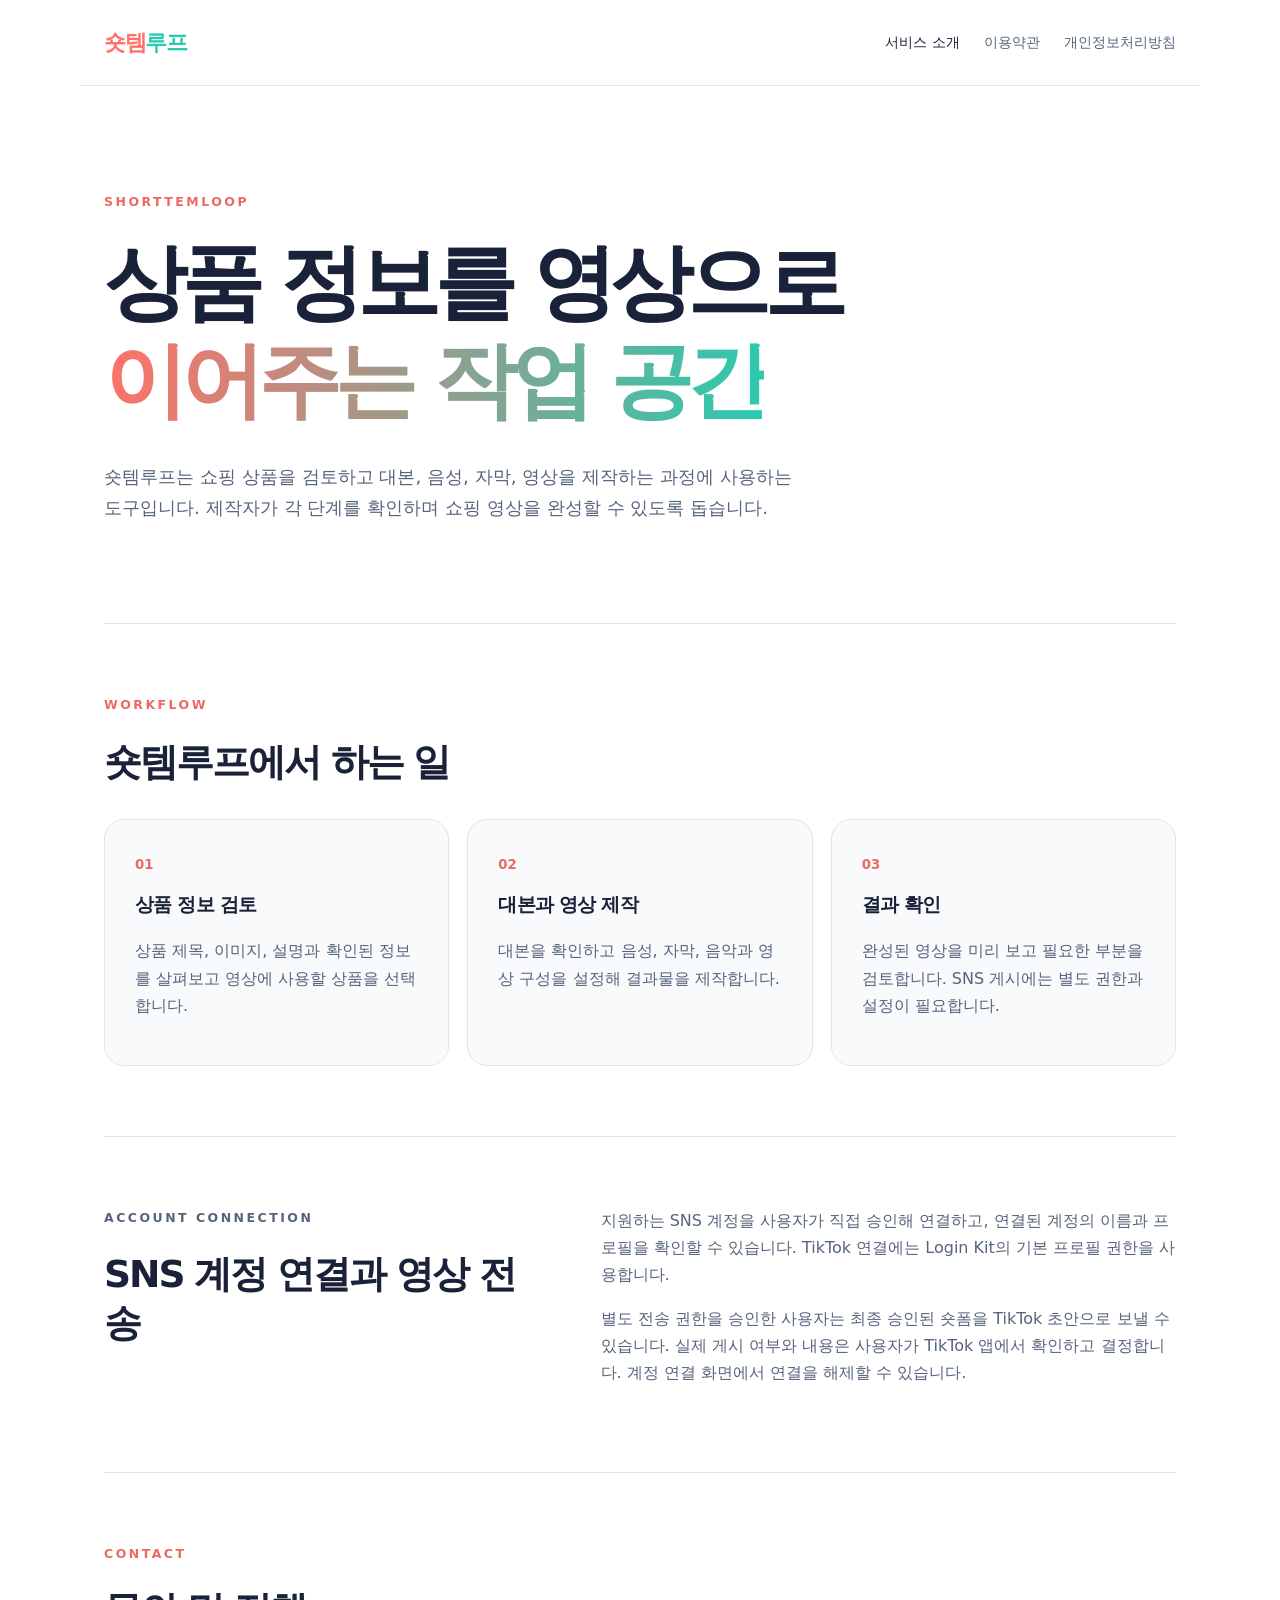
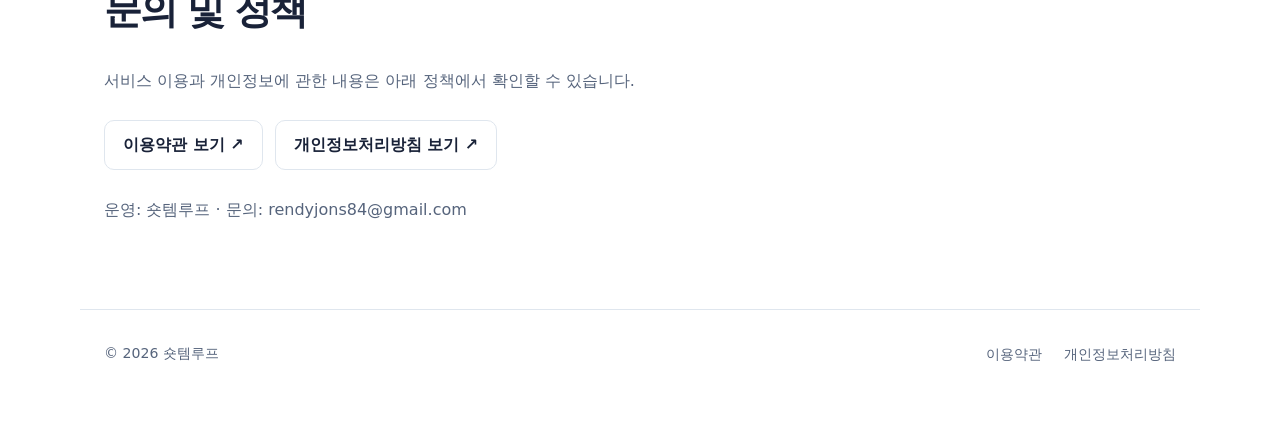
<file: index.html>
<!doctype html>
<html lang="ko">
<head>
  <meta charset="utf-8">
  <meta name="viewport" content="width=device-width, initial-scale=1">
  <meta name="description" content="숏템루프는 쇼핑 상품 정보를 검토하고 대본, 음성, 자막, 영상을 제작하는 도구입니다.">
  <title>숏템루프 | 쇼핑 영상 제작</title>
  <link rel="stylesheet" href="/styles.css">
</head>
<body>
  <header class="site-header"><a class="brand" href="/">숏템<span>루프</span></a><nav aria-label="주요 메뉴"><a aria-current="page" href="/">서비스 소개</a><a href="/terms.html">이용약관</a><a href="/privacy.html">개인정보처리방침</a></nav></header>
  <main>
    <section class="hero"><p class="eyebrow">SHORTTEMLOOP</p><h1>상품 정보를 영상으로<br><span>이어주는 작업 공간</span></h1><p class="lead">숏템루프는 쇼핑 상품을 검토하고 대본, 음성, 자막, 영상을 제작하는 과정에 사용하는 도구입니다. 제작자가 각 단계를 확인하며 쇼핑 영상을 완성할 수 있도록 돕습니다.</p></section>
    <section class="section" aria-labelledby="workflow"><p class="eyebrow">WORKFLOW</p><h2 id="workflow">숏템루프에서 하는 일</h2><div class="grid"><article class="card"><b>01</b><h3>상품 정보 검토</h3><p>상품 제목, 이미지, 설명과 확인된 정보를 살펴보고 영상에 사용할 상품을 선택합니다.</p></article><article class="card"><b>02</b><h3>대본과 영상 제작</h3><p>대본을 확인하고 음성, 자막, 음악과 영상 구성을 설정해 결과물을 제작합니다.</p></article><article class="card"><b>03</b><h3>결과 확인</h3><p>완성된 영상을 미리 보고 필요한 부분을 검토합니다. SNS 게시에는 별도 권한과 설정이 필요합니다.</p></article></div></section>
    <section class="section two-col" aria-labelledby="account"><div><p class="eyebrow">ACCOUNT CONNECTION</p><h2 id="account">SNS 계정 연결과 영상 전송</h2></div><div><p>지원하는 SNS 계정을 사용자가 직접 승인해 연결하고, 연결된 계정의 이름과 프로필을 확인할 수 있습니다. TikTok 연결에는 Login Kit의 기본 프로필 권한을 사용합니다.</p><p>별도 전송 권한을 승인한 사용자는 최종 승인된 숏폼을 TikTok 초안으로 보낼 수 있습니다. 실제 게시 여부와 내용은 사용자가 TikTok 앱에서 확인하고 결정합니다. 계정 연결 화면에서 연결을 해제할 수 있습니다.</p></div></section>
    <section class="section" aria-labelledby="contact"><p class="eyebrow">CONTACT</p><h2 id="contact">문의 및 정책</h2><p>서비스 이용과 개인정보에 관한 내용은 아래 정책에서 확인할 수 있습니다.</p><div class="links"><a href="/terms.html">이용약관 보기 ↗</a><a href="/privacy.html">개인정보처리방침 보기 ↗</a></div><p>운영: 숏템루프 · 문의: rendyjons84@gmail.com</p></section>
  </main>
  <footer><span>© 2026 숏템루프</span><div><a href="/terms.html">이용약관</a><a href="/privacy.html">개인정보처리방침</a></div></footer>
</body>
</html>
</file>
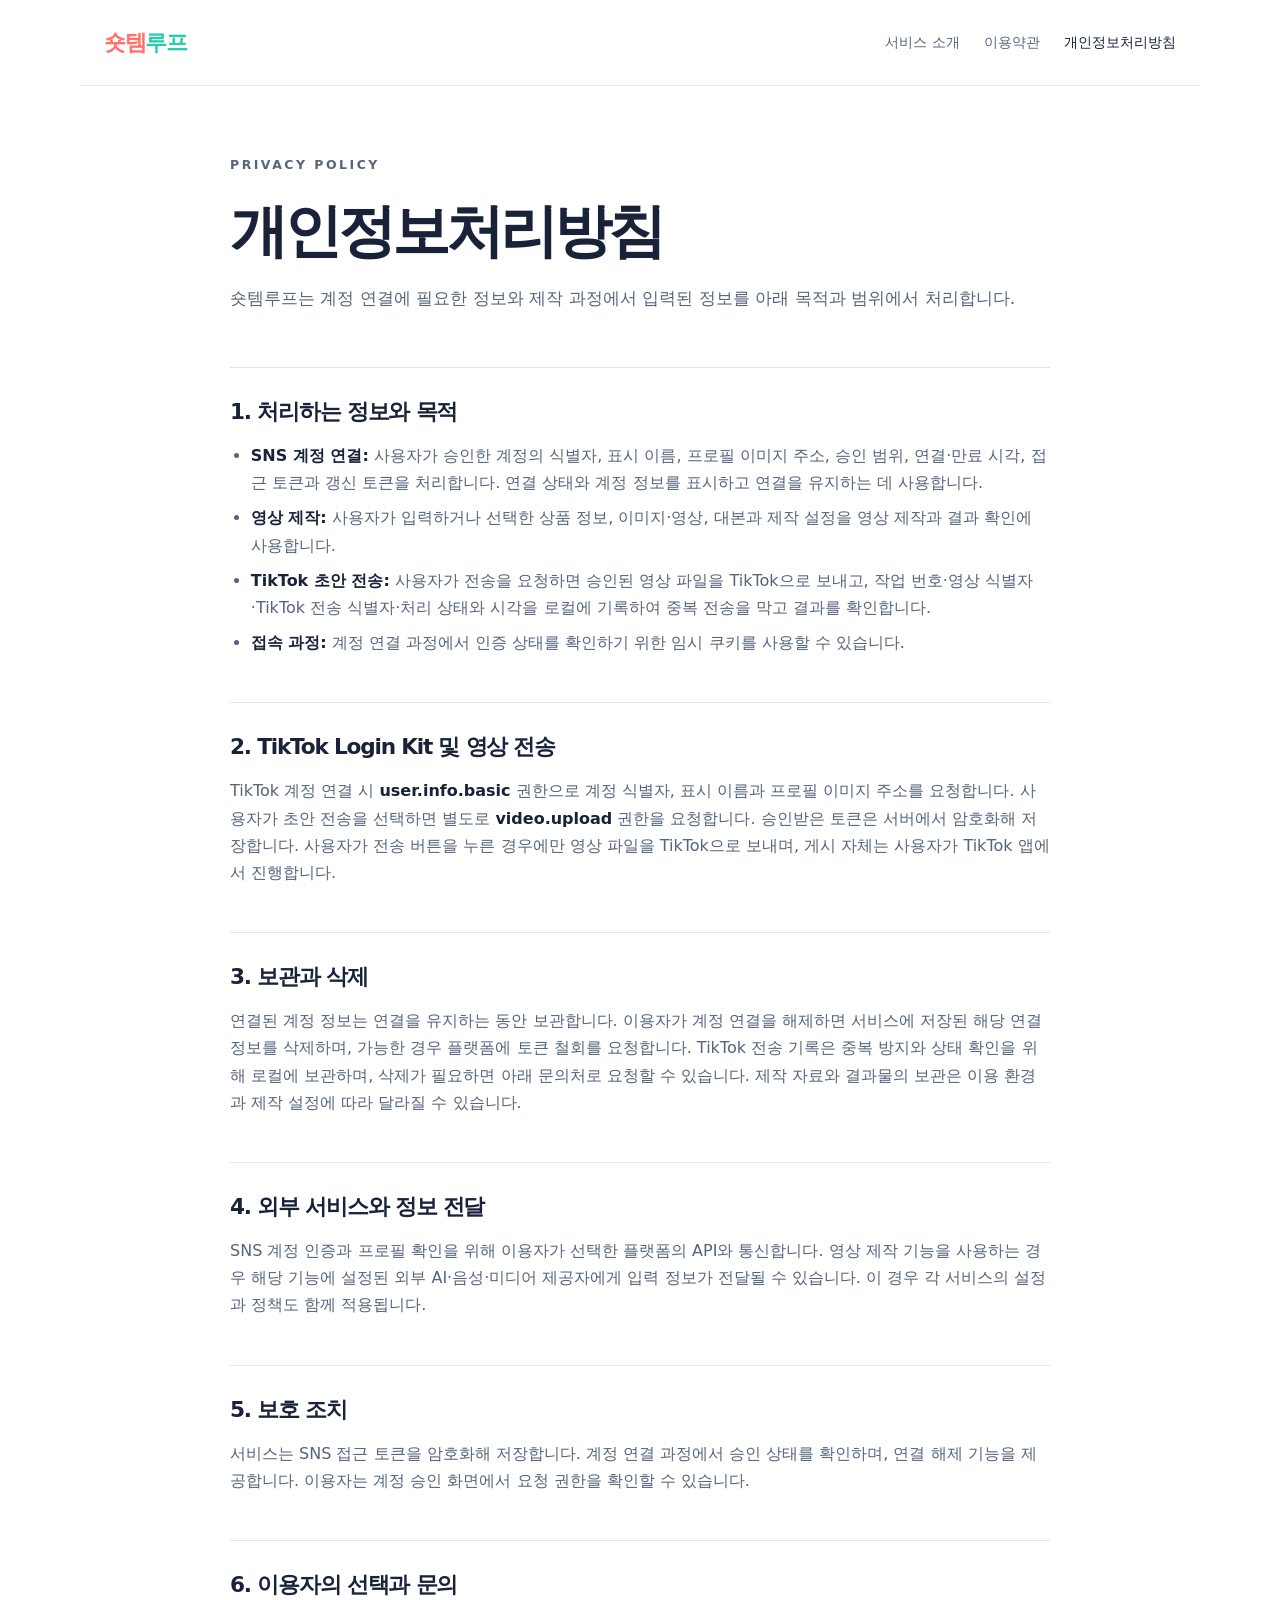
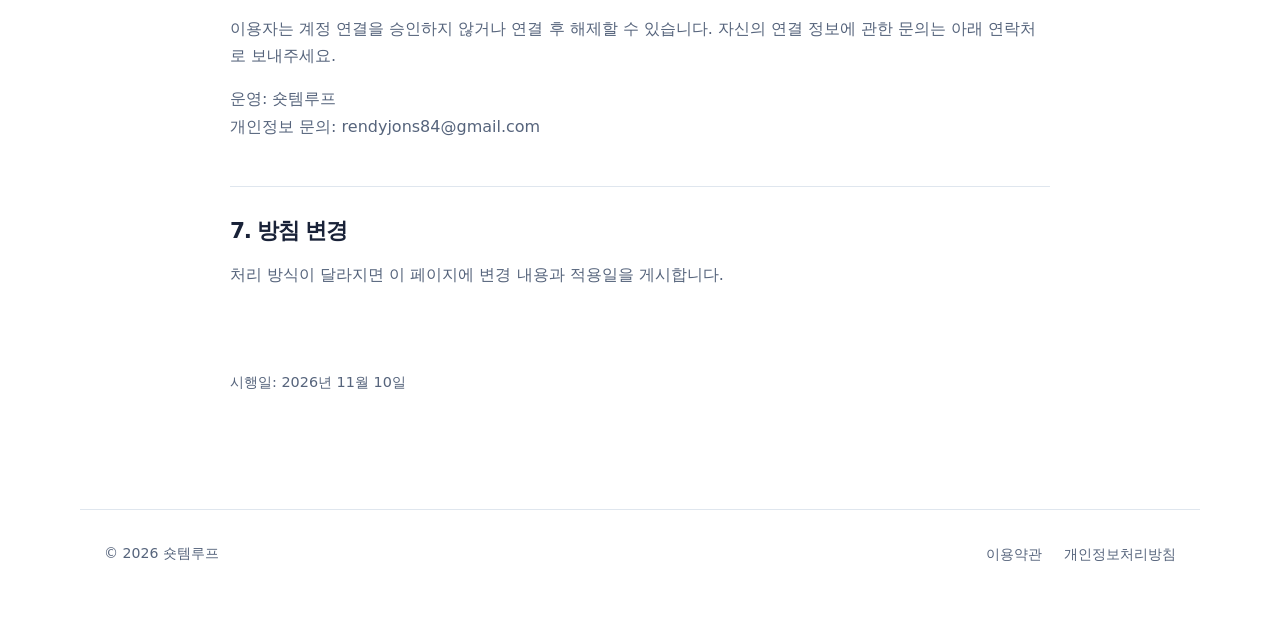
<file: privacy.html>
<!doctype html>
<html lang="ko">
<head><meta charset="utf-8"><meta name="viewport" content="width=device-width, initial-scale=1"><meta name="description" content="숏템루프 개인정보처리방침"><title>개인정보처리방침 | 숏템루프</title><link rel="stylesheet" href="/styles.css"></head>
<body>
  <header class="site-header"><a class="brand" href="/">숏템<span>루프</span></a><nav aria-label="주요 메뉴"><a href="/">서비스 소개</a><a href="/terms.html">이용약관</a><a aria-current="page" href="/privacy.html">개인정보처리방침</a></nav></header>
  <main><article class="policy">
    <p class="eyebrow">PRIVACY POLICY</p><h1>개인정보처리방침</h1><p class="intro">숏템루프는 계정 연결에 필요한 정보와 제작 과정에서 입력된 정보를 아래 목적과 범위에서 처리합니다.</p>
    <section><h2>1. 처리하는 정보와 목적</h2><ul><li><strong>SNS 계정 연결:</strong> 사용자가 승인한 계정의 식별자, 표시 이름, 프로필 이미지 주소, 승인 범위, 연결·만료 시각, 접근 토큰과 갱신 토큰을 처리합니다. 연결 상태와 계정 정보를 표시하고 연결을 유지하는 데 사용합니다.</li><li><strong>영상 제작:</strong> 사용자가 입력하거나 선택한 상품 정보, 이미지·영상, 대본과 제작 설정을 영상 제작과 결과 확인에 사용합니다.</li><li><strong>TikTok 초안 전송:</strong> 사용자가 전송을 요청하면 승인된 영상 파일을 TikTok으로 보내고, 작업 번호·영상 식별자·TikTok 전송 식별자·처리 상태와 시각을 로컬에 기록하여 중복 전송을 막고 결과를 확인합니다.</li><li><strong>접속 과정:</strong> 계정 연결 과정에서 인증 상태를 확인하기 위한 임시 쿠키를 사용할 수 있습니다.</li></ul></section>
    <section><h2>2. TikTok Login Kit 및 영상 전송</h2><p>TikTok 계정 연결 시 <strong>user.info.basic</strong> 권한으로 계정 식별자, 표시 이름과 프로필 이미지 주소를 요청합니다. 사용자가 초안 전송을 선택하면 별도로 <strong>video.upload</strong> 권한을 요청합니다. 승인받은 토큰은 서버에서 암호화해 저장합니다. 사용자가 전송 버튼을 누른 경우에만 영상 파일을 TikTok으로 보내며, 게시 자체는 사용자가 TikTok 앱에서 진행합니다.</p></section>
    <section><h2>3. 보관과 삭제</h2><p>연결된 계정 정보는 연결을 유지하는 동안 보관합니다. 이용자가 계정 연결을 해제하면 서비스에 저장된 해당 연결 정보를 삭제하며, 가능한 경우 플랫폼에 토큰 철회를 요청합니다. TikTok 전송 기록은 중복 방지와 상태 확인을 위해 로컬에 보관하며, 삭제가 필요하면 아래 문의처로 요청할 수 있습니다. 제작 자료와 결과물의 보관은 이용 환경과 제작 설정에 따라 달라질 수 있습니다.</p></section>
    <section><h2>4. 외부 서비스와 정보 전달</h2><p>SNS 계정 인증과 프로필 확인을 위해 이용자가 선택한 플랫폼의 API와 통신합니다. 영상 제작 기능을 사용하는 경우 해당 기능에 설정된 외부 AI·음성·미디어 제공자에게 입력 정보가 전달될 수 있습니다. 이 경우 각 서비스의 설정과 정책도 함께 적용됩니다.</p></section>
    <section><h2>5. 보호 조치</h2><p>서비스는 SNS 접근 토큰을 암호화해 저장합니다. 계정 연결 과정에서 승인 상태를 확인하며, 연결 해제 기능을 제공합니다. 이용자는 계정 승인 화면에서 요청 권한을 확인할 수 있습니다.</p></section>
    <section><h2>6. 이용자의 선택과 문의</h2><p>이용자는 계정 연결을 승인하지 않거나 연결 후 해제할 수 있습니다. 자신의 연결 정보에 관한 문의는 아래 연락처로 보내주세요.</p><p>운영: 숏템루프<br>개인정보 문의: rendyjons84@gmail.com</p></section>
    <section><h2>7. 방침 변경</h2><p>처리 방식이 달라지면 이 페이지에 변경 내용과 적용일을 게시합니다.</p></section>
    <p class="meta">시행일: 2026년 11월 10일</p>
  </article></main>
  <footer><span>© 2026 숏템루프</span><div><a href="/terms.html">이용약관</a><a href="/privacy.html">개인정보처리방침</a></div></footer>
</body></html>
</file>
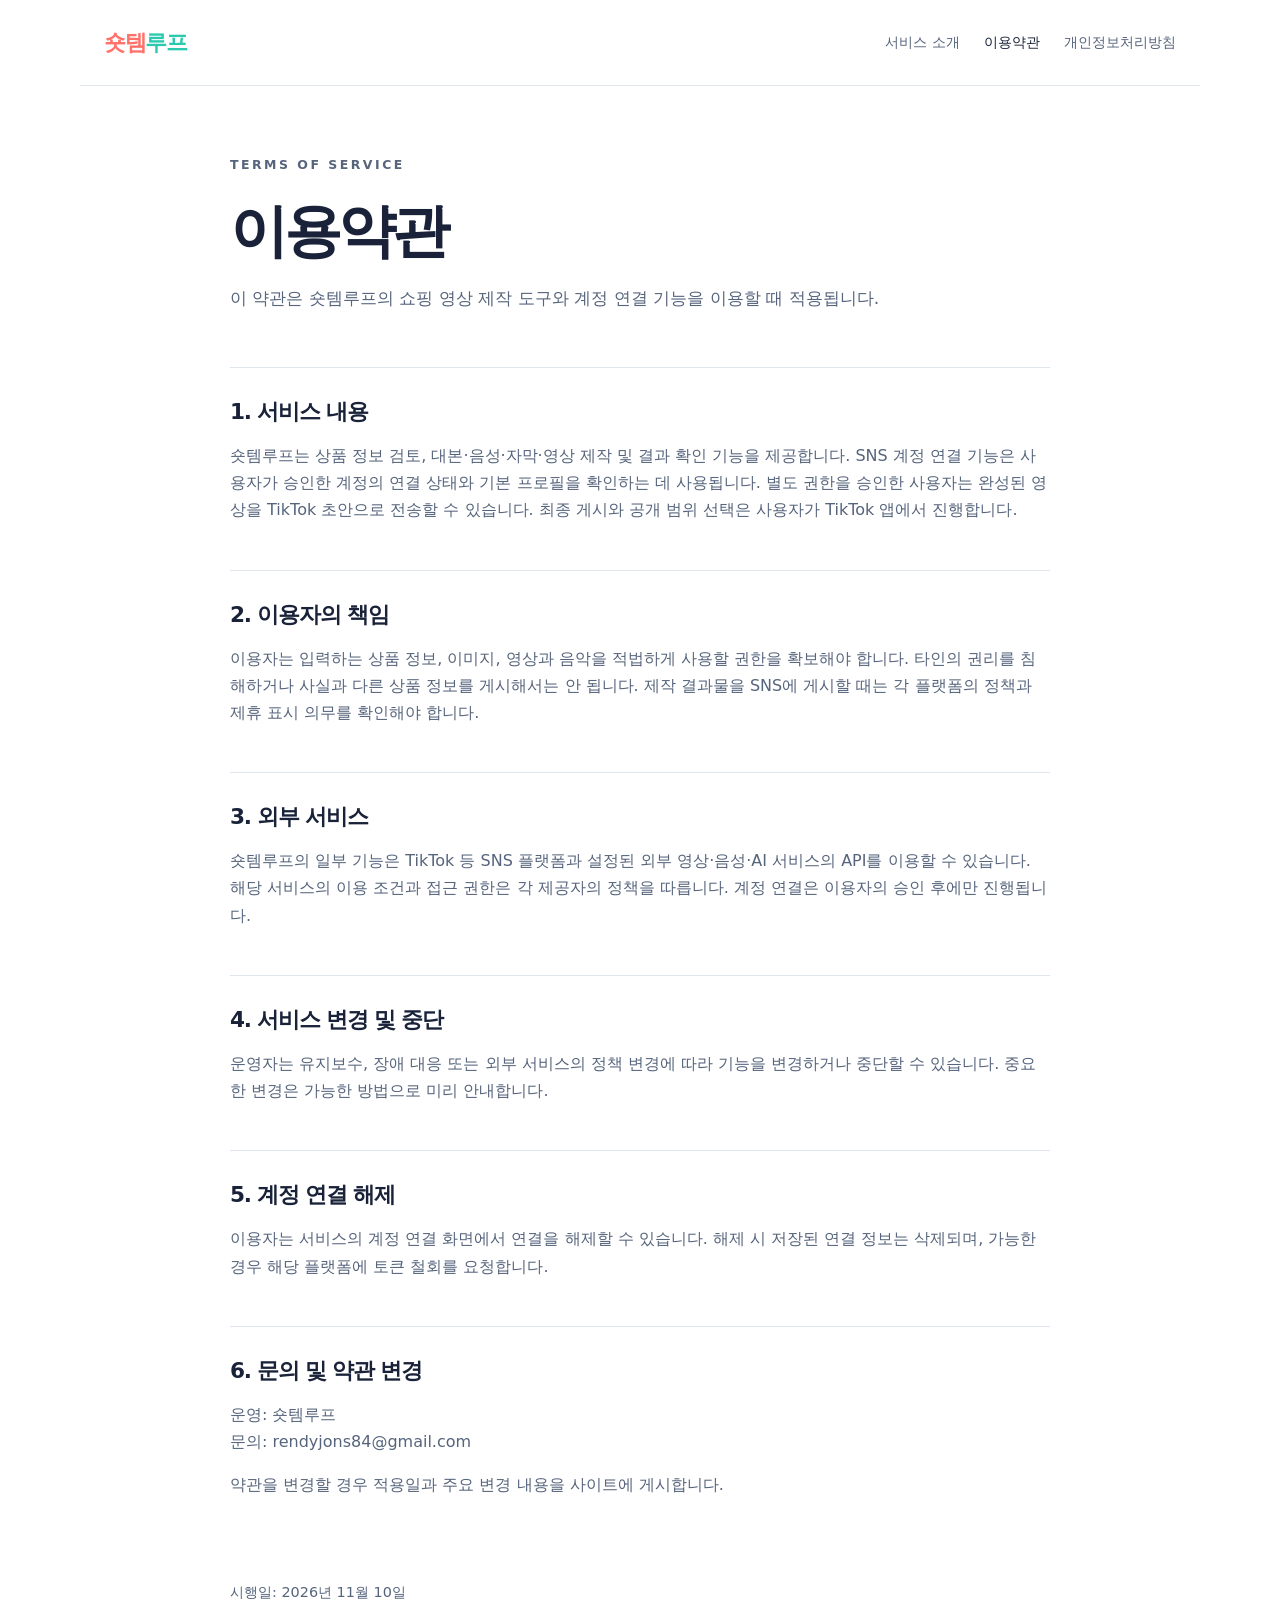
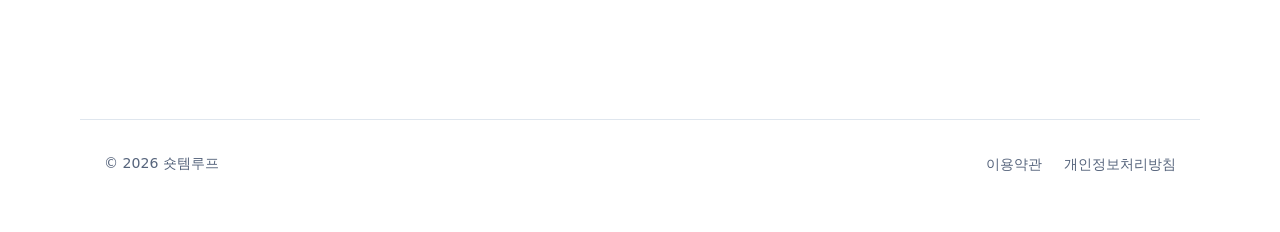
<file: terms.html>
<!doctype html>
<html lang="ko">
<head><meta charset="utf-8"><meta name="viewport" content="width=device-width, initial-scale=1"><meta name="description" content="숏템루프 서비스 이용약관"><title>이용약관 | 숏템루프</title><link rel="stylesheet" href="/styles.css"></head>
<body>
  <header class="site-header"><a class="brand" href="/">숏템<span>루프</span></a><nav aria-label="주요 메뉴"><a href="/">서비스 소개</a><a aria-current="page" href="/terms.html">이용약관</a><a href="/privacy.html">개인정보처리방침</a></nav></header>
  <main><article class="policy">
    <p class="eyebrow">TERMS OF SERVICE</p><h1>이용약관</h1><p class="intro">이 약관은 숏템루프의 쇼핑 영상 제작 도구와 계정 연결 기능을 이용할 때 적용됩니다.</p>
    <section><h2>1. 서비스 내용</h2><p>숏템루프는 상품 정보 검토, 대본·음성·자막·영상 제작 및 결과 확인 기능을 제공합니다. SNS 계정 연결 기능은 사용자가 승인한 계정의 연결 상태와 기본 프로필을 확인하는 데 사용됩니다. 별도 권한을 승인한 사용자는 완성된 영상을 TikTok 초안으로 전송할 수 있습니다. 최종 게시와 공개 범위 선택은 사용자가 TikTok 앱에서 진행합니다.</p></section>
    <section><h2>2. 이용자의 책임</h2><p>이용자는 입력하는 상품 정보, 이미지, 영상과 음악을 적법하게 사용할 권한을 확보해야 합니다. 타인의 권리를 침해하거나 사실과 다른 상품 정보를 게시해서는 안 됩니다. 제작 결과물을 SNS에 게시할 때는 각 플랫폼의 정책과 제휴 표시 의무를 확인해야 합니다.</p></section>
    <section><h2>3. 외부 서비스</h2><p>숏템루프의 일부 기능은 TikTok 등 SNS 플랫폼과 설정된 외부 영상·음성·AI 서비스의 API를 이용할 수 있습니다. 해당 서비스의 이용 조건과 접근 권한은 각 제공자의 정책을 따릅니다. 계정 연결은 이용자의 승인 후에만 진행됩니다.</p></section>
    <section><h2>4. 서비스 변경 및 중단</h2><p>운영자는 유지보수, 장애 대응 또는 외부 서비스의 정책 변경에 따라 기능을 변경하거나 중단할 수 있습니다. 중요한 변경은 가능한 방법으로 미리 안내합니다.</p></section>
    <section><h2>5. 계정 연결 해제</h2><p>이용자는 서비스의 계정 연결 화면에서 연결을 해제할 수 있습니다. 해제 시 저장된 연결 정보는 삭제되며, 가능한 경우 해당 플랫폼에 토큰 철회를 요청합니다.</p></section>
    <section><h2>6. 문의 및 약관 변경</h2><p>운영: 숏템루프<br>문의: rendyjons84@gmail.com</p><p>약관을 변경할 경우 적용일과 주요 변경 내용을 사이트에 게시합니다.</p></section>
    <p class="meta">시행일: 2026년 11월 10일</p>
  </article></main>
  <footer><span>© 2026 숏템루프</span><div><a href="/terms.html">이용약관</a><a href="/privacy.html">개인정보처리방침</a></div></footer>
</body></html>
</file>
<file: styles.css>
:root{--ink:#192238;--muted:#56647c;--line:#dfe6ee;--coral:#ff7169;--mint:#2bcab0;--paper:#f8fafc}*{box-sizing:border-box}body{margin:0;background:#fff;color:var(--ink);font-family:Pretendard,"Noto Sans KR","Malgun Gothic",system-ui,sans-serif;line-height:1.7}a{color:inherit}a:focus-visible{outline:3px solid var(--mint);outline-offset:3px}.site-header{max-width:1120px;margin:auto;min-height:86px;padding:16px 24px;display:flex;align-items:center;justify-content:space-between;gap:24px;border-bottom:1px solid var(--line)}.brand{text-decoration:none;font-weight:900;font-size:1.4rem;letter-spacing:-.06em;white-space:nowrap;color:var(--coral)}.brand span{color:var(--mint)}nav{display:flex;gap:24px;flex-wrap:wrap}nav a,footer a{text-decoration:none;color:var(--muted);font-size:.9rem}nav a:hover,nav a[aria-current],footer a:hover{color:var(--ink)}main{max-width:1120px;margin:auto;padding:0 24px}.hero{padding:105px 0 100px;max-width:830px}.eyebrow{font-size:.78rem;letter-spacing:.2em;font-weight:850;color:#ed6862;margin:0 0 22px}.hero h1{font-size:clamp(2.8rem,6.5vw,5.3rem);letter-spacing:-.075em;line-height:1.17;margin:0 0 32px}.hero h1 span{background:linear-gradient(95deg,var(--coral),var(--mint));color:transparent;background-clip:text}.lead{font-size:1.15rem;max-width:710px;color:var(--muted);margin:0}.section{padding:70px 0;border-top:1px solid var(--line)}h2{font-size:clamp(1.7rem,3vw,2.35rem);letter-spacing:-.055em;line-height:1.3;margin:0 0 32px}h3{font-size:1.2rem;letter-spacing:-.04em;margin:12px 0}.grid{display:grid;grid-template-columns:repeat(3,1fr);gap:18px}.card{background:var(--paper);border:1px solid var(--line);border-radius:20px;padding:30px}.card p,.two-col p,.section>p:not(.eyebrow),.policy p,.policy li{color:var(--muted)}.card b{font-size:.83rem;color:#e86a65}.two-col{display:grid;grid-template-columns:1fr 1.3fr;gap:54px}.two-col p:first-child{margin-top:0}.links{display:flex;gap:12px;flex-wrap:wrap;margin:26px 0}.links a{border:1px solid var(--line);padding:10px 18px;border-radius:10px;text-decoration:none;font-weight:700}.links a:hover{border-color:var(--mint)}footer{max-width:1120px;margin:auto;padding:32px 24px 55px;border-top:1px solid var(--line);display:flex;justify-content:space-between;gap:20px;color:var(--muted);font-size:.88rem}footer div{display:flex;gap:22px}.policy{max-width:820px;margin:auto;padding:68px 0 100px}.policy h1{font-size:clamp(2.4rem,5vw,3.6rem);letter-spacing:-.07em;line-height:1.2;margin:0 0 16px}.policy .intro{font-size:1.08rem;margin-bottom:54px}.policy section{padding:30px 0;border-top:1px solid var(--line)}.policy h2{font-size:1.35rem;margin:0 0 15px}.policy ul{padding-left:1.3em}.policy li+li{margin-top:8px}.policy strong{color:var(--ink)}.policy .meta{margin-top:36px;font-size:.9rem}@media(max-width:720px){.site-header{align-items:flex-start;flex-direction:column;gap:10px}nav{gap:16px}.hero{padding:70px 0}.section{padding:48px 0}.grid,.two-col{grid-template-columns:1fr}.two-col{gap:0}.card{padding:23px}footer{flex-direction:column}.policy{padding:48px 0 70px}}
</file>
